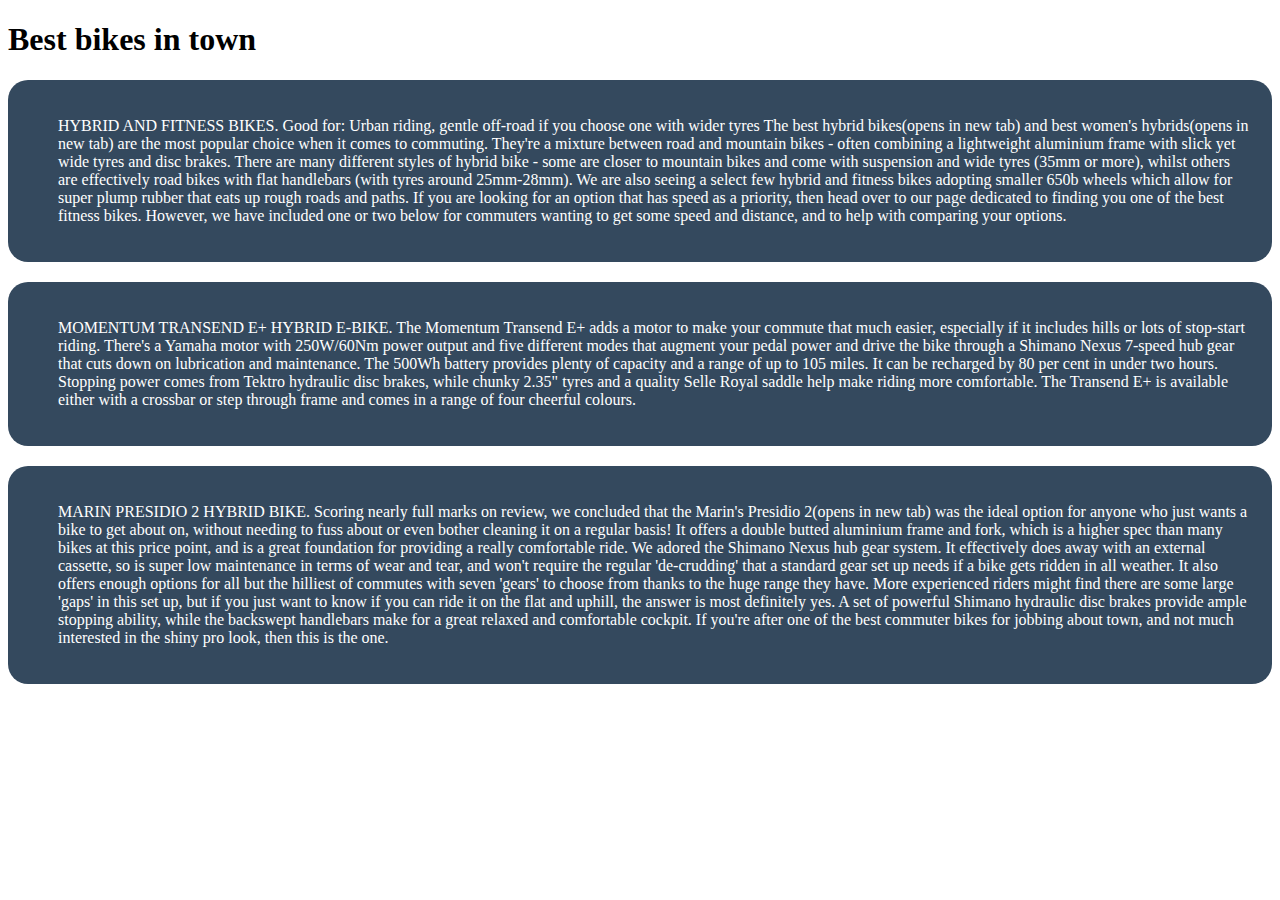
<file: Lesson1AliakseiKuliavets(a)/index.html>
<!DOCTYPE html>
<html lang="en">

<head>
    <meta charset="UTF-8">
    <meta http-equiv="X-UA-Compatible" content="IE=edge">
    <meta name="viewport" content="width=device-width, initial-scale=1.0">
    <title>Document</title>
    <link rel="stylesheet" href="style.css">
</head>

<body>
    <h1>Best bikes in town</h1>
    <div>
        <p>HYBRID AND FITNESS BIKES. Good for: Urban riding, gentle off-road if you choose one with wider tyres

            The best hybrid bikes(opens in new tab) and best women's hybrids(opens in new tab) are the most popular
            choice when it comes to commuting. They're a mixture between road and mountain bikes - often combining a
            lightweight aluminium frame with slick yet wide tyres and disc brakes.

            There are many different styles of hybrid bike - some are closer to mountain bikes and come with suspension
            and wide tyres (35mm or more), whilst others are effectively road bikes with flat handlebars (with tyres
            around 25mm-28mm). We are also seeing a select few hybrid and fitness bikes adopting smaller 650b wheels
            which allow for super plump rubber that eats up rough roads and paths.

            If you are looking for an option that has speed as a priority, then head over to our page dedicated to
            finding you one of the best fitness bikes.

            However, we have included one or two below for commuters wanting to get some speed and distance, and to help
            with comparing your options.</p>
    </div>
    <div>
        <p>MOMENTUM TRANSEND E+ HYBRID E-BIKE. The Momentum Transend E+ adds a motor to make your commute that much
            easier, especially if it includes hills or lots of stop-start riding. There's a Yamaha motor with 250W/60Nm
            power output and five different modes that augment your pedal power and drive the bike through a Shimano
            Nexus 7-speed hub gear that cuts down on lubrication and maintenance.

            The 500Wh battery provides plenty of capacity and a range of up to 105 miles. It can be recharged by 80 per
            cent in under two hours. Stopping power comes from Tektro hydraulic disc brakes, while chunky 2.35" tyres
            and a quality Selle Royal saddle help make riding more comfortable.

            The Transend E+ is available either with a crossbar or step through frame and comes in a range of four
            cheerful colours.</p>
    </div>
    <div>
        <p>MARIN PRESIDIO 2 HYBRID BIKE. Scoring nearly full marks on review, we concluded that the Marin's Presidio
            2(opens in new tab) was the ideal option for anyone who just wants a bike to get about on, without needing
            to fuss about or even bother cleaning it on a regular basis!

            It offers a double butted aluminium frame and fork, which is a higher spec than many bikes at this price
            point, and is a great foundation for providing a really comfortable ride.

            We adored the Shimano Nexus hub gear system. It effectively does away with an external cassette, so is super
            low maintenance in terms of wear and tear, and won't require the regular 'de-crudding' that a standard gear
            set up needs if a bike gets ridden in all weather. It also offers enough options for all but the hilliest of
            commutes with seven 'gears' to choose from thanks to the huge range they have. More experienced riders might
            find there are some large 'gaps' in this set up, but if you just want to know if you can ride it on the flat
            and uphill, the answer is most definitely yes.

            A set of powerful Shimano hydraulic disc brakes provide ample stopping ability, while the backswept
            handlebars make for a great relaxed and comfortable cockpit.

            If you're after one of the best commuter bikes for jobbing about town, and not much interested in the shiny
            pro look, then this is the one. </p>
    </div>
</body>

</html>
</file>
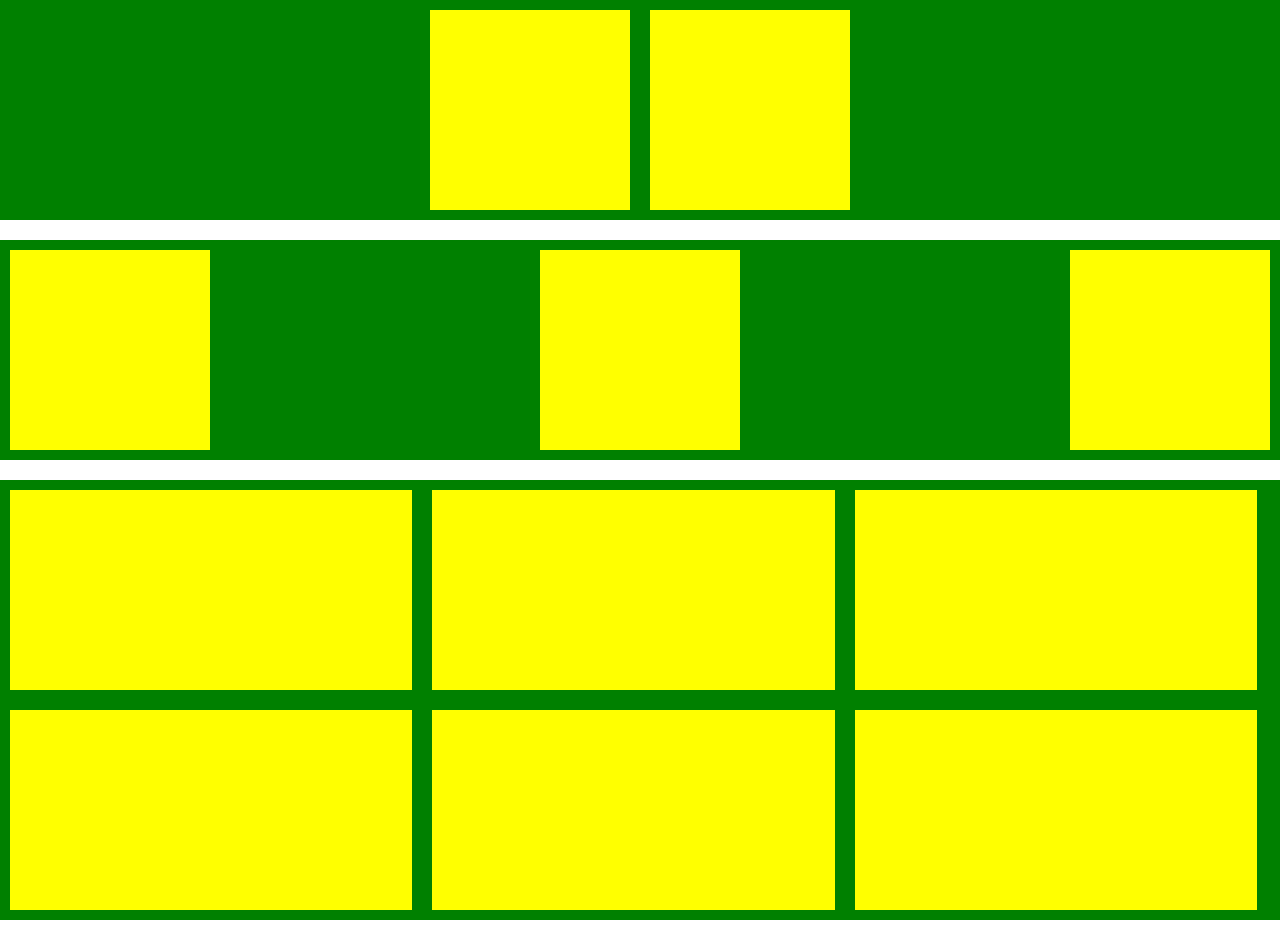
<file: LESSON2+/index.html>
<!DOCTYPE html>
<html lang="en">

<head>
    <meta charset="UTF-8">
    <meta http-equiv="X-UA-Compatible" content="IE=edge">
    <meta name="viewport" content="width=device-width, initial-scale=1.0">
    <title>Document</title>
    <link rel="stylesheet" href="style.css">
</head>

<body>
    <div class="main main__1">
        <div class="item"></div>
        <div class="item"></div>
    </div>
    <div class="main main__2">
        <div class="item"></div>
        <div class="item"></div>
        <div class="item"></div>
    </div>
    <div class="main main__3">
        <div class="item item__3"></div>
        <div class="item item__3"></div>
        <div class="item item__3"></div>
        <div class="item item__3"></div>
        <div class="item item__3"></div>
        <div class="item item__3"></div>
    </div>
</body>

</html>
</file>
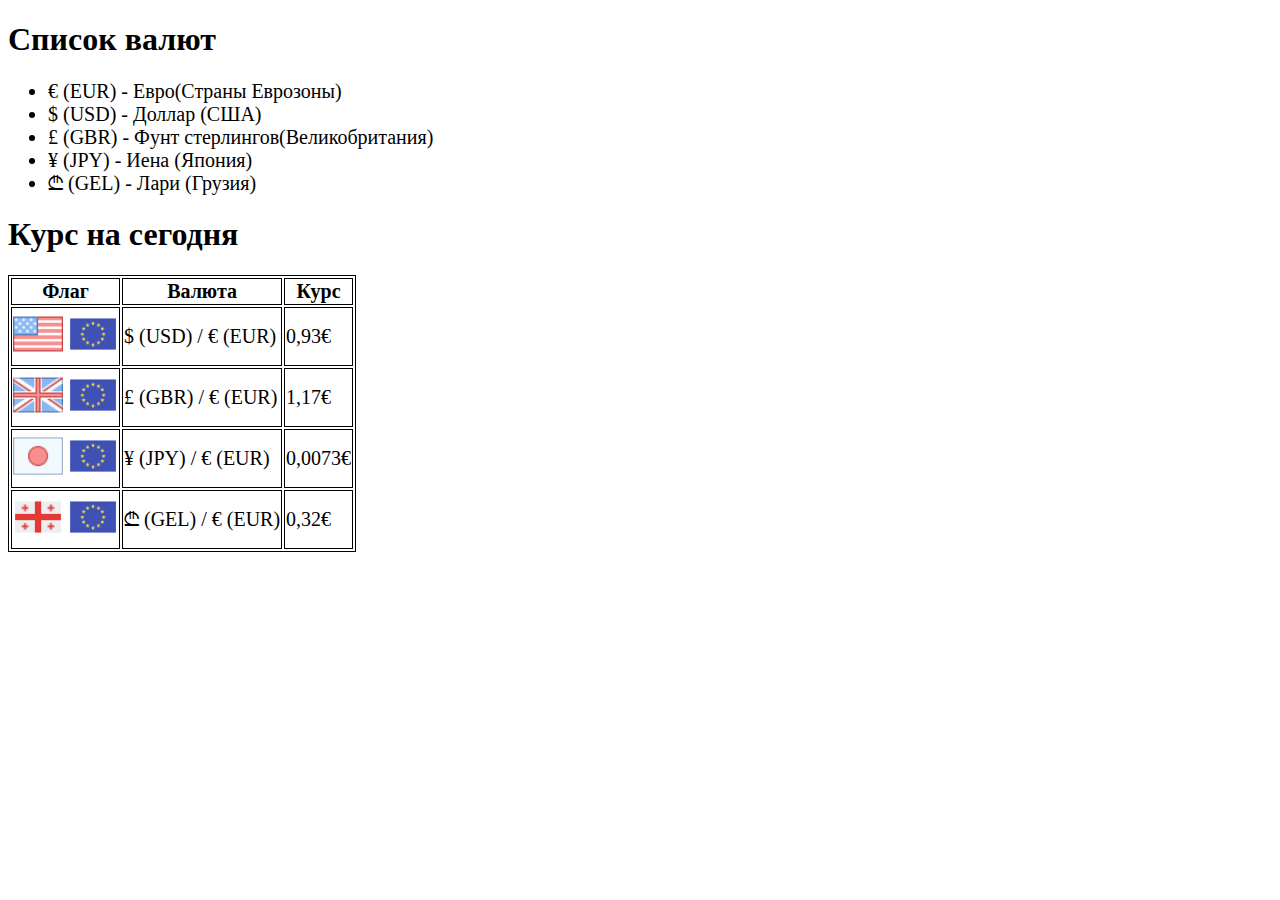
<file: Lesson2/index.html>
<!DOCTYPE html>
<html lang="en">

<head>
    <meta charset="UTF-8">
    <meta http-equiv="X-UA-Compatible" content="IE=edge">
    <meta name="viewport" content="width=device-width, initial-scale=1.0">
    <title>Document</title>
    <link rel="stylesheet" href="style.css">
</head>

<body>
    <h1>Список валют</h1>
    <ul>
        <li>€ (EUR) - Евро(Страны Еврозоны)</li>
        <li>$ (USD) - Доллар (США)</li>
        <li>£ (GBR) - Фунт стерлингов(Великобритания)</li>
        <li>¥ (JPY) - Иена (Япония)</li>
        <li>₾ (GEL) - Лари (Грузия)</li>
    </ul>
    <h1>Курс на сегодня</h1>
    <table>
        <tr>
            <th>Флаг</th>
            <th>Валюта</th>
            <th>Курс</th>
        </tr>
        <tr>
            <td><img src="icons8-usa-40.png" alt="USA">
                <img src="icons8-flag-of-europe-48.png" alt="EU"></td>
            <td>$ (USD) / € (EUR)</td>
            <td>0,93€</td>
        </tr>
        <tr>
            <td><img src="icons8-great-britain-40.png" alt="GBR">
                <img src="icons8-flag-of-europe-48.png" alt="EU"></td>
            <td>£ (GBR) / € (EUR)</td>
            <td>1,17€</td>
        </tr>
        <tr>
            <td><img src="icons8-japan-40.png" alt="JAPAN">
                <img src="icons8-flag-of-europe-48.png" alt="EU"></td>
            <td>¥ (JPY) / € (EUR)</td>
            <td>0,0073€</td>
        </tr>
        <tr>
            <td><img src="icons8-georgia-48.png" alt="GEORGIA">
                <img src="icons8-flag-of-europe-48.png" alt="EU"></td>
            <td>₾ (GEL) / € (EUR)</td>
            <td>0,32€</td>
        </tr>
    </table>
</body>

</html>
</file>
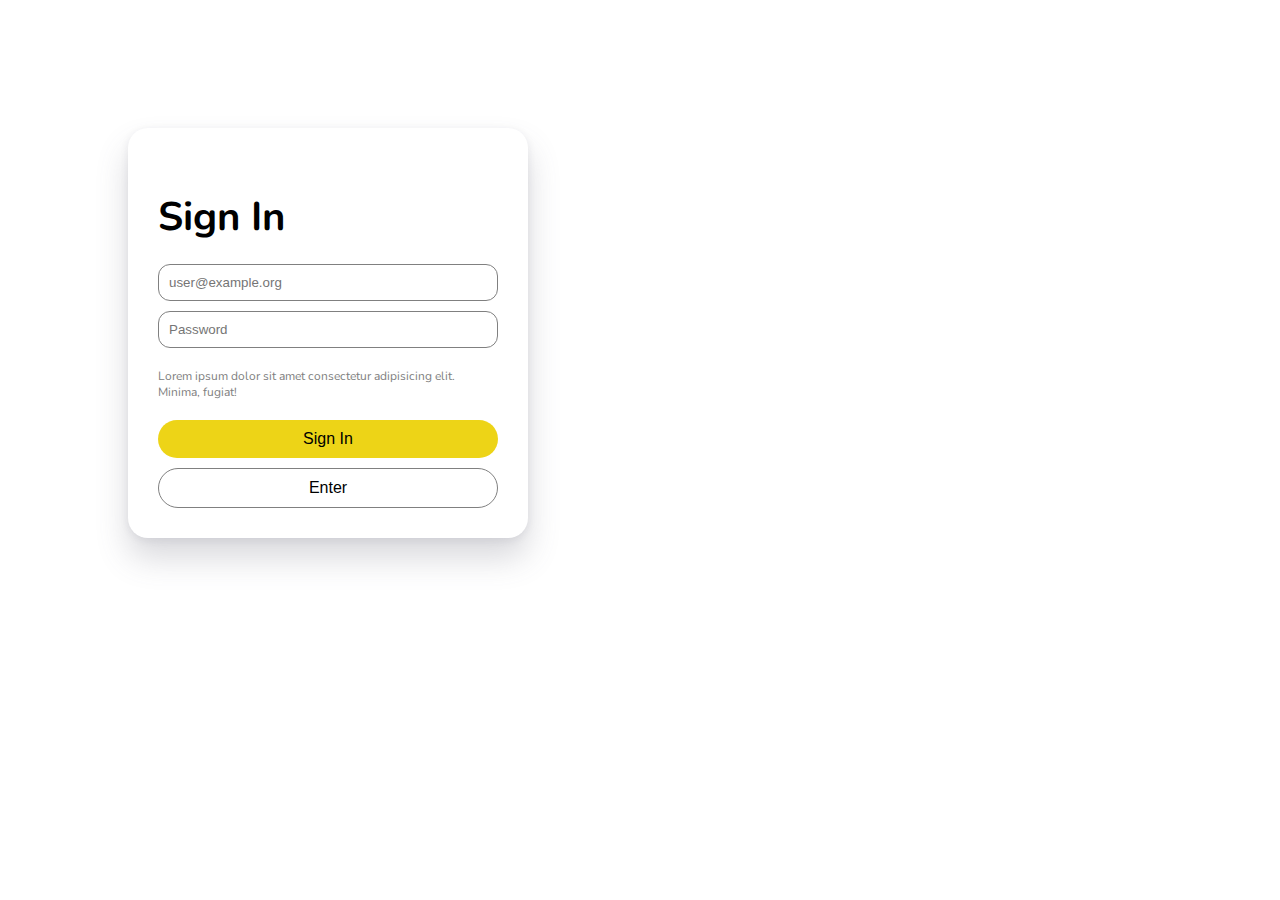
<file: Lesson3(1)/index.html>
<!DOCTYPE html>
<html lang="en">

<head>
    <meta charset="UTF-8">
    <meta http-equiv="X-UA-Compatible" content="IE=edge">
    <meta name="viewport" content="width=device-width, initial-scale=1.0">
    <title>Progect4</title>
    <link rel="stylesheet" href="style.css">
    <link rel="preconnect" href="https://fonts.googleapis.com">
    <link rel="preconnect" href="https://fonts.gstatic.com" crossorigin>
    <link href="https://fonts.googleapis.com/css2?family=Nunito&display=swap" rel="stylesheet">
    <link rel="stylesheet"
        href="https://maxst.icons8.com/vue-static/landings/line-awesome/line-awesome/1.3.0/css/line-awesome.min.css">
</head>

<body>
    <section>
        <p class="text-right">
            <button class="button-close">
                <i class="las la-times"></i>
            </button>
        </p>
        <h2>Sign In</h2>
        <p>
            <input type="email" placeholder="user@example.org">
        </p>
        <p>
            <input type="password" placeholder="Password">
        </p>
        <p class="text-small">Lorem ipsum dolor sit amet consectetur adipisicing elit. Minima, fugiat!</p>
        <p>
            <button class="button-action is-yellow">Sign In</button>
        </p>
        <p>
            <button class="button-action">Enter</button>
        </p>
    </section>
</body>

</html>




<!-- <input type="number" name="" id="">
    <input type="password" name="" id="">
    <input type="file" name="" id="">
    <input type="date" name="" id="">
    <input type="tel" name="" id="">
    <input type="color" name="" id="">
    <input type="checkbox" name="" id="">
    <input type="radio" name="1" id="">Мужской
    <input type="radio" name="1" id="">Женский
    <input type="submit" value="send"> -->
<!--
         <div class="container">
        <p class="text">
            Lorem ipsum dolor sit amet consectetur adipisicing elit. Provident, ipsa.
        </p>
        <p class="text">
            Lorem ipsum dolor sit amet consectetur adipisicing elit. Provident, ipsa.
        </p>
    </div>
    <div class="container">
        <a href="https://www.google.com/">Google</a>
        <a href="">Lorem, ipsum dolor.</a>
    </div> -->
</file>
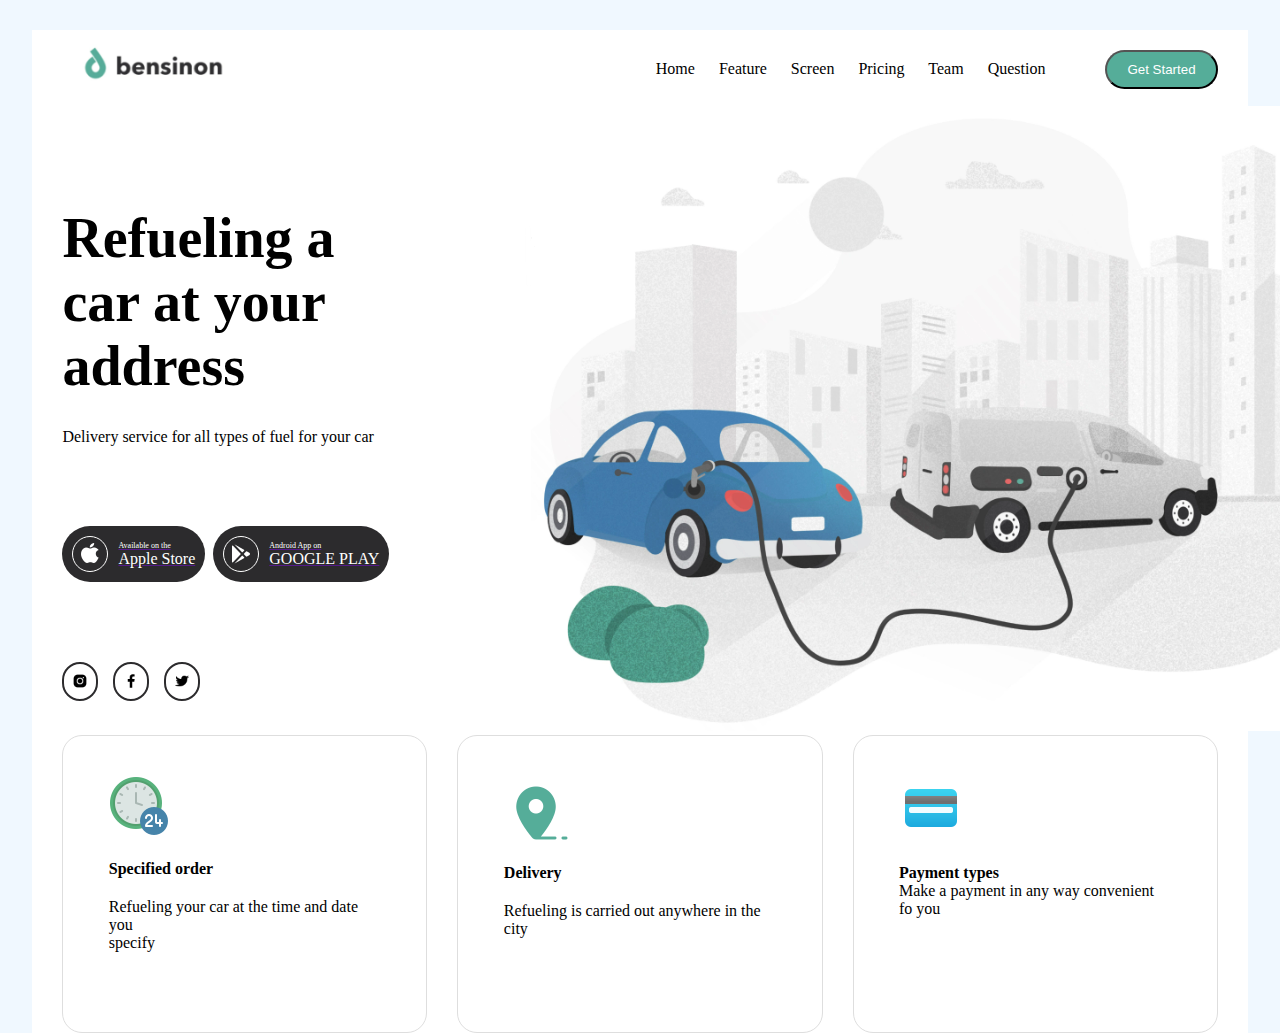
<file: LESSON3+HTML/index.html>
<!DOCTYPE html>
<html lang="en">

<head>
    <meta charset="UTF-8">
    <meta name="viewport" content="width=device-width, initial-scale=1.0">
    <title>Document</title>
    <link rel="stylesheet" href="style.css">
</head>

<body>
    <section>
        <div class="header">
            <div><img src="header1.png" alt="" class="header_img"></div>
            <div class="header_link">
                <div class="header_a_div">
                    <a href="" class="header_a">Home</a>
                    <a href="" class="header_a">Feature</a>
                    <a href="" class="header_a">Screen</a>
                    <a href="" class="header_a">Pricing</a>
                    <a href="" class="header_a">Team</a>
                    <a href="" class="header_a">Question</a>
                </div>
                <div class="header_get_started">
                    <input type="button" value="Get Started" class="get_started">
                </div>
            </div>
        </div>
        <div class="refueling_car">
            <div class="left_h1">
                <h1>Refueling a <br> car at your <br> address</h1>
                <p>Delivery service for all types of fuel for your car</p>
                <div class="left_button_store">
                    <a href="">
                        <div class="left_button_link_store">
                            <img src="icons8-ос-mac-24.png" alt="icons8-ос-mac-24" class="left_button_store_img">
                            <div class="button_p">
                                <p class="left_button_store_p1">Available on the</p>
                                <p class="left_button_store_p2">Apple Store</p>
                            </div>
                        </div>
                    </a>
                    <a href="">
                        <div class="left_button_link_store">
                            <img src="icons8-google-play-24.png" alt="icons8-google-play-24"
                                class="left_button_store_img">
                            <div class="button_p">
                                <p class="left_button_store_p1">Android App on</p>
                                <p class="left_button_store_p2">GOOGLE PLAY</p>
                            </div>
                        </div>
                    </a>
                </div>
                <div class="left_button_link">
                    <div class="left_button_link_img_div">
                        <a href=""><img src="icons8-instagram-48.png" alt="instagram" class="left_button_link_img"></a>
                    </div>
                    <div class="left_button_link_img_div">
                        <a href=""><img src="icons8-f-48.png" alt="fasebook" class="left_button_link_img"></a>
                    </div>
                    <div class="left_button_link_img_div">
                        <a href=""><img src="icons8-твиттер-48.png" alt="twitter" class="left_button_link_img"></a>
                    </div>
                </div>
            </div>
            <div class="right_img">
                <img src="car.png" alt="">
            </div>
        </div>
        <div class="button_by">
            <div class="button_by_link">
                <div class="button_by_1_3">
                    <img src="icons8-hour-60.png" alt="hour" class="button_by_1_3_img">
                    <p class="button_by_1_3_p_strong"><STrong>Specified order</STrong></p>
                    <p class="button_by_1_3_p">Refueling your car at the time and date you <br>specify</p>
                </div>
            </div>
            <div class="button_by_link">
                <div class="button_by_1_3">
                    <img src="icons8-маркер-64.png" alt="marker" class="button_by_1_3_img">
                    <p class="button_by_1_3_p_strong"><STrong>Delivery</STrong></p>
                    <p class="button_by_1_3_p">Refueling is carried out anywhere in the city</p>
                </div>
            </div>
            <div class="button_by_link">
                <div class="button_by_1_3">
                    <img src="icons8-обратная-сторона-банковской-карты-64 (1).png" alt="creditCard" class="button_by_1_3_img">
                    <p class="button_by_1_3_p_strong"><STrong>Payment types</STrong></P>
                    <Make class="button_by_1_3_p">Make a payment in any way convenient fo you</p>
                </div>
            </div>
        </div>
    </section>
</body>

</html>
</file>
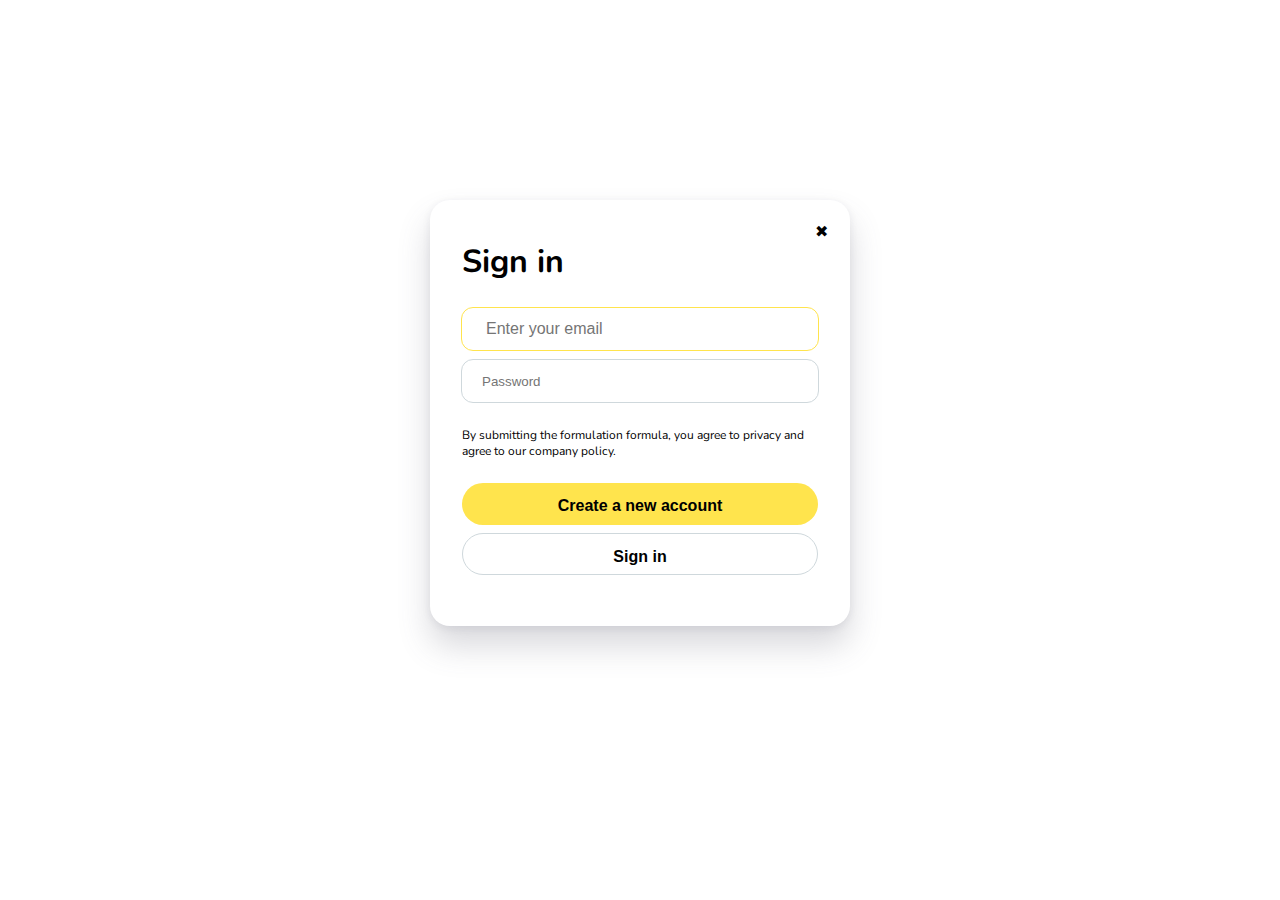
<file: Lesson3/index.html>
<!DOCTYPE html>
<html lang="en">

<head>
    <meta charset="UTF-8">
    <meta http-equiv="X-UA-Compatible" content="IE=edge">
    <meta name="viewport" content="width=device-width, initial-scale=1.0">
    <title>Document</title>
    <link rel="stylesheet" href="style.css">
    <link rel="preconnect" href="https://fonts.googleapis.com">
    <link rel="preconnect" href="https://fonts.gstatic.com" crossorigin>
    <link href="https://fonts.googleapis.com/css2?family=Nunito&display=swap" rel="stylesheet">
</head>

<body>
    <div class="container"><span class="close">✖</span>
        <h1>Sign in</h1>
        <form class="form1">
            <input type="email" placeholder="Enter your email" class="email1">
            <input type="password" placeholder="Password" class="password">
        </form>
        <p>By submitting the formulation formula, you agree to privacy and agree to our company policy.</p>
        <form class="form2">
            <input class="account" type="button" value="Create a new account">
            <input class="sign" type="button" value="Sign in">
        </form>
    </div>
</body>

</html>
</file>
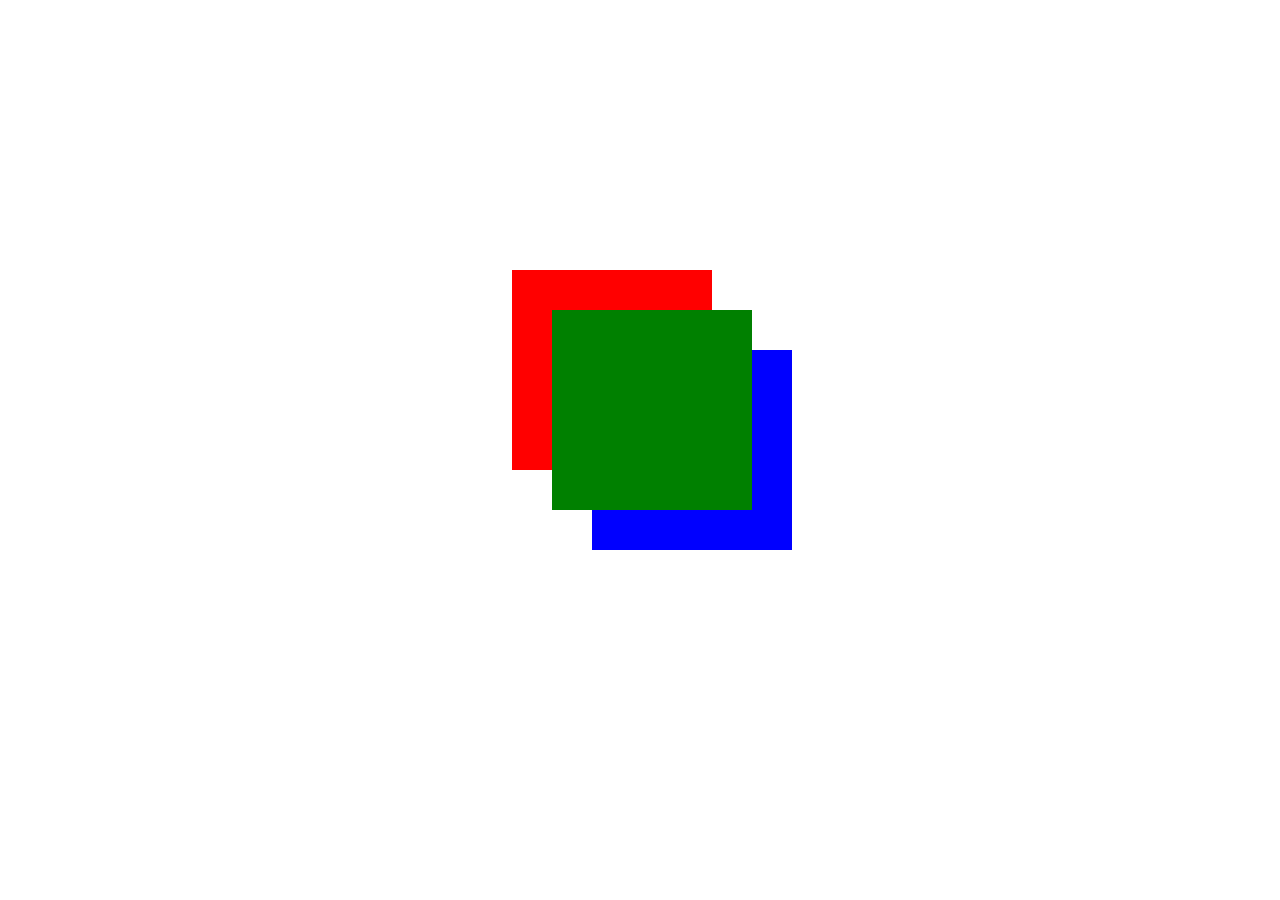
<file: Lesson4/index.html>
<!DOCTYPE html>
<html lang="en">

<head>
    <meta charset="UTF-8">
    <meta http-equiv="X-UA-Compatible" content="IE=edge">
    <meta name="viewport" content="width=device-width, initial-scale=1.0">
    <title>Document</title>
    <link rel="stylesheet" href="style.css">
</head>

<body>
    <div class="container">
        <div class="item"></div>
        <div class="item item-1"></div>
        <div class="item item-2"></div>
    </div>
</body>

</html>
</file>
<file: Lesson1AliakseiKuliavets(a)/style.css>
div{
    color: white;
    background-color: #34495e;
    border-radius: 20px;
    padding: 21px;
    margin-bottom: 20px;
    padding-left: 50px;
}
</file>
<file: LESSON2+/style.css>
* {
    margin: 0;
    padding: 0;
    box-sizing: border-box;
}
.item {
    width: 200px;
    height: 200px;
    background-color: yellow;
    margin: 10px;
}
.item__3 {
    width: calc(33% - 20px);
    height: 200px;
}
.main {
    background-color: green;
    margin-bottom: 20px;
}
.main__1 {
    display: flex;
    justify-content: center;
}
.main__2 {
    display: flex;
    justify-content: space-between;
}
.main__3 {
    display: flex;
    flex-wrap: wrap;
}
</file>
<file: Lesson2/style.css>
table, td, th{
    border: 1px solid black;
}
img {
    width: 50px;
}
ul , td, th {
    font-size: 20px;
}
</file>
<file: Lesson3(1)/style.css>
* {
    margin: 0;
    padding: 0;
    box-sizing: border-box;
}
body {
    font-family: 'Nunito', sans-serif;
    margin: 10%;
}
.text-right {
    text-align: right;
}
h2 {
    font-size: 40px;
    margin-bottom: 20px;
}
section {
    width: 400px;
    padding: 30px;
    border-radius: 20px;
    box-shadow: 0px 2px 8px rgba(40, 41, 61, 0.08), 0px 20px 32px rgba(96, 97, 112, 0.24);
}
.button-close {
    background: none;
    border: none;
    font-size: 20px;
    cursor: pointer;
}
.button-action {
    background: none;
    border: 1px solid grey;
    padding: 10px 0;
    border-radius: 55px;
    cursor: pointer;
    text-align: center;
    width: 100%;
    font-size: 16px;
    font-weight: 600px;
}
.button-action.is-yellow {
    border: none;
    background-color: rgb(237, 212, 23);
}
p:not(:last-child) {
    margin-bottom: 10px;
    margin-bottom: 10px;
}
.text-small {
    font-size: 12px;
    color: grey;
    margin: 20px 0 !important;
}
input {
    width: 100%;
    padding: 10px;
    border-radius: 12px;
    border: 1px solid grey;
    outline: none;
    caret-color: gold;
}
input:focus {
    border-color: gold;
}
/* 
display: flex;
justify-content: center; */























/* .container {
    background-color: greenyellow;
    padding: 20px;
}
.text {
    width: 50%;
    background-color: darkturquoise;
    margin-bottom: 10px;
}
a {
    background-color: yellow;
} */
</file>
<file: LESSON3+HTML/style.css>
* {
    margin: 0;
    padding: 0;
    box-sizing: border-box;
}
body {
    background-color: aliceblue;
}
section {
    background-color: white;
    width: 95%;
    margin-top: 30px;
    margin-left: auto;
    margin-right: auto;
}


/* начало первого  */
.header {
    display: flex;
    justify-content: space-between;
    width: 95%;
    margin: auto;
}
.header_link {
    display: flex;
    gap: 40px;
    margin-top: 20px;
}
.header_img {
    width: 90%;
}
.header_a_div {
    margin-top: 10px;
}
.header_a {
    text-decoration: none;
    color: black;
    margin-right: 20px;
}
.get_started {
    color: white;
    background-color: #55ad99;
    padding: 10px 20px;
    border-radius: 20px;
    cursor: pointer;
}


/* начало второго  */
.refueling_car {
    display: flex;
    width: 95%;
    margin: auto;
}
.left_h1 {
    margin-top: 100px;
    width: 40%;
}
.right_img {
    width: 55%;
}
h1 {
    font-size: 56px;
    margin-bottom: 30px;
}
.left_button_store {
    display: flex;
    margin: 40px 0;
}
.left_button_link_store {
    display: flex;
    background-color: #2c2b2d ;
    padding: 10px  10px ;
    color: white;
    border-radius: 30px;
    margin: 40px 8px 40px 0 ;
}
.button_p {
    margin-top: 5px;
}
.left_button_store_p1 {
    font-size: 8px;
}
.left_button_store_img {
    border: 1px white solid;
    border-radius: 30px;
    padding: 5px;
    margin-right: 10px;
}
.left_button_link {
    display: flex;
    gap: 15px;
}
.left_button_link_img {
    width: 16px;
    margin: 6px 8px;
    padding-top: 3px;
}
.left_button_link_img_div {
    border: 2px  #2c2b2d solid;
    border-radius: 20px;
}

/* 
Начало третьего  */
.button_by {
    display: flex;
    justify-content: space-around;
    width: 95%;
    margin: auto;
    gap: 30px;
}
.button_by_link {
    width: 33%;
    border: 1px rgb(222, 222, 222) solid ;
    border-radius: 20px;
}
.button_by_link:hover {
    border: none;
    box-shadow: rgba(0, 0, 0, 0.1) 0px 10px 50px;
}
.button_by_1_3 {
    width: 75%;
    margin: auto;
}
.button_by_1_3_img {
    margin: 40px 0px 20px 0px;
}
.button_by_1_3_p {
    margin-top: 20px;
    margin-bottom: 80px;
}
</file>
<file: Lesson3/style.css>
* {
    margin: 0;
    padding: 0;  
}
.container {
    margin-left: auto;
    margin-right: auto;
    margin-top: 200px;
    width: 420px;
    height: 426px;
    background-color: #ffffff;
    border-radius: 20px;
    font-family: 'Nunito', sans-serif;
    font-style: normal;
    box-shadow: 0px 2px 8px rgba(40, 41, 61, 0.08), 0px 20px 32px rgba(96, 97, 112, 0.24);
}
.close {
    position: absolute;
    width: 14px;
    height: 14px;
    padding-top:  21px;
    padding-right: 21px;
    margin-left: 385px;
    cursor: pointer;
}
h1 {
    display: flex;
    flex-direction: column;
    padding: 0px 32px;
    padding-top: 40px;
}
.email1, .password, .p, .account, .sign {
    width: 356px;
    height: 42px;
}
.form1 {
    display: flex;
    flex-direction: column;
    align-items: center;
    padding: 0px 32px;
    font-size: 16px;
    text-orientation: 16px;
    margin-top: 24px;
}
.email1 {
    border: 1px solid #FFE44D;
    border-radius: 12px;
    margin-bottom: 8px;
    font-size: 16px;
    text-indent: 1.5em;
}
.password {
    border: 1px solid #CFD8DC;
    border-radius: 12px;
    text-indent: 1.5em;
}
p {
    display: flex;
    flex-direction: column;
    align-items: center;
    padding: 0px 32px;
    font-style: normal;
    font-weight: 400;
    font-size: 12px;
    margin: 24px 0;   
}
.form2 {
    display: flex;
    flex-direction: column;
    align-items: center;
    padding: 0px 32px;
}
.account {
    padding: 14px 24px;
    border: none;
    background-color: #FFE44D;
    border-radius: 55px;
    margin-bottom: 8px;
    font-size: 16px;
    font-weight: 550;
    cursor: pointer;
}
.sign {
    padding: 14px 24px;
     border: 1px solid #CFD8DC;
    background-color: white;
    border-radius: 55px;
    margin-bottom: 8px;
    font-size: 16px;
    font-weight: 550;
    cursor: pointer;
}
</file>
<file: Lesson4/style.css>
* {
    margin: 0;
    padding: 0;
    box-sizing: border-box;
}
.container {
    position: absolute;               
    top: 30%;   
    left: 40%;                                 
}
.item {
    width: 200px;
    height: 200px;
    background-color: red;
    z-index: 1;
}
.item-1 {
    background-color: green;
    position: absolute;
    left: 40px;
    top: 40px;
    z-index: 0;
}
.item-1:hover {
    width: 300px;
    height: 300px;
    transition: 1s;
    transform: rotate(-45deg);
}
.item-2 {
    background-color: blue;
    position: absolute;
    left: 80px;
    top: 80px;
    z-index: -2;
}
</file>
